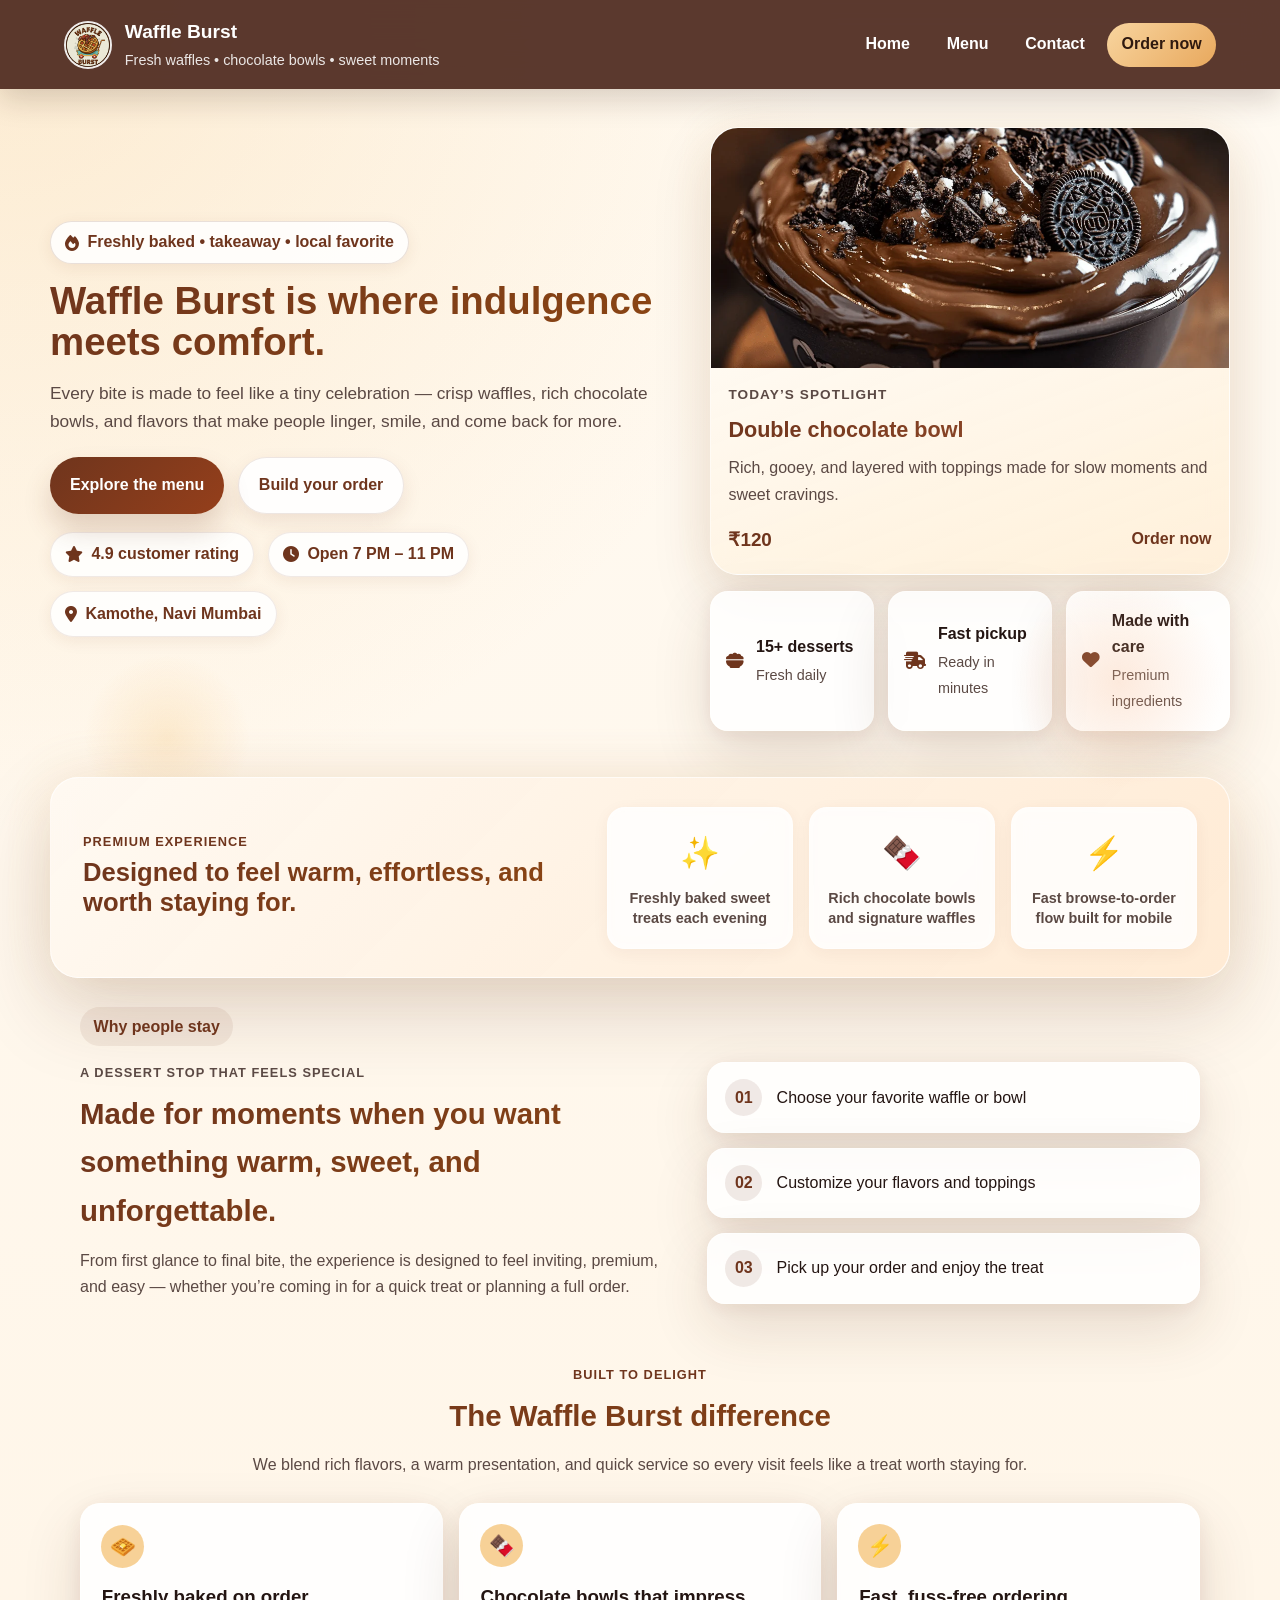
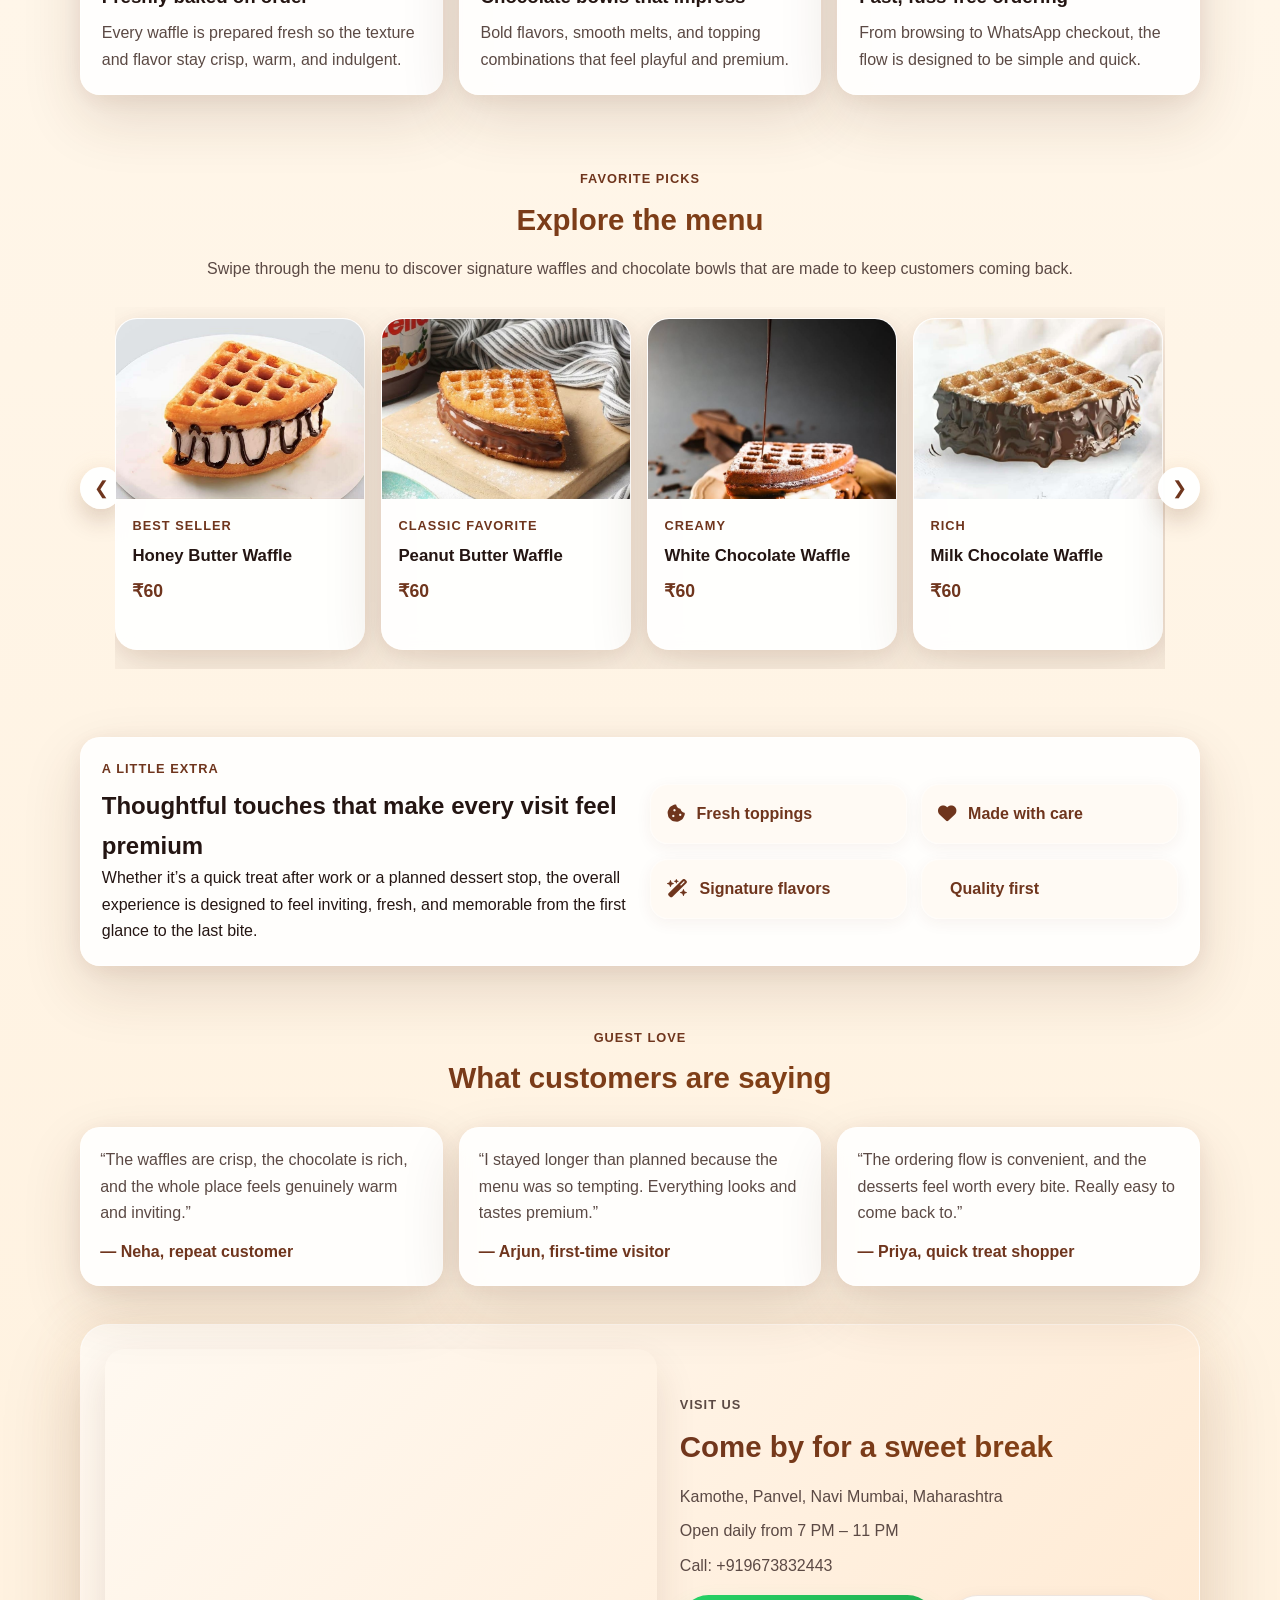
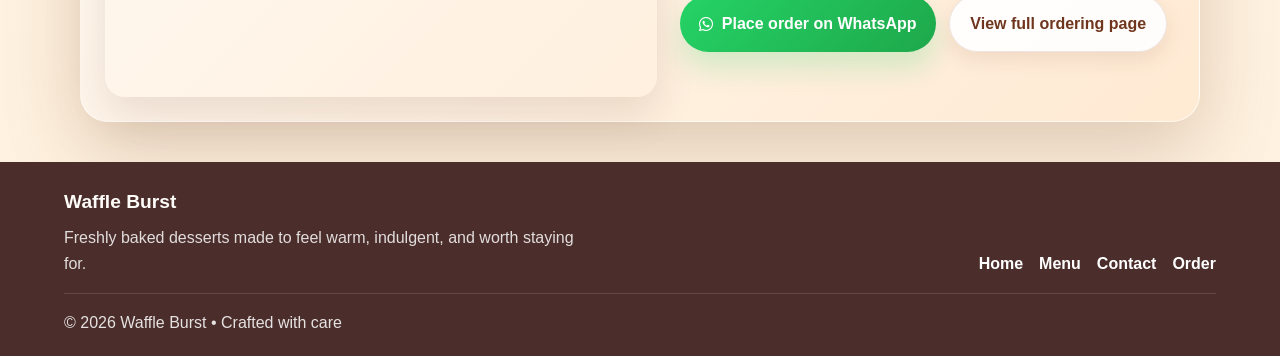
<file: index.html>
<!DOCTYPE html>
<html lang="en">

<head>
    <meta charset="UTF-8">
    <meta name="viewport" content="width=device-width, initial-scale=1.0">
    <title>Waffle Burst | Fresh Waffles & Chocolate Bowls</title>
    <link rel="stylesheet" href="https://cdnjs.cloudflare.com/ajax/libs/font-awesome/6.5.0/css/all.min.css">
    <link rel="stylesheet" href="css/style.css">
</head>

<body>
    <div class="loader">
        <div class="loader-content">
            <img src="assets/images/logo/logo-circle.jpeg" alt="Waffle Burst" class="loader-logo">
            <p class="loader-text">WAFFLE BURST</p>
        </div>
    </div>
    <div id="header-placeholder"></div>

    <section class="hero">
        <div class="hero-copy reveal">
            <p class="hero-badge"><i class="fa-solid fa-fire"></i> Freshly baked • takeaway • local favorite</p>
            <h1>Waffle Burst is where indulgence meets comfort.</h1>
            <p class="hero-description">
                Every bite is made to feel like a tiny celebration — crisp waffles, rich chocolate bowls,
                and flavors that make people linger, smile, and come back for more.
            </p>
            <div class="hero-actions">
                <a href="#menu" class="primary-btn">Explore the menu</a>
                <a href="order.html" class="secondary-btn">Build your order</a>
            </div>
            <div class="hero-meta">
                <span><i class="fa-solid fa-star"></i> 4.9 customer rating</span>
                <span><i class="fa-solid fa-clock"></i> Open 7 PM – 11 PM</span>
                <span><i class="fa-solid fa-location-dot"></i> Kamothe, Navi Mumbai</span>
            </div>
        </div>

        <div class="hero-showcase reveal">
            <div class="showcase-card spotlight-card">
                <img src="assets/images/product/13.webp" alt="Chocolate bowl special">
                <div class="showcase-copy">
                    <p class="eyebrow">Today’s spotlight</p>
                    <h2>Double chocolate bowl</h2>
                    <p>Rich, gooey, and layered with toppings made for slow moments and sweet cravings.</p>
                    <div class="showcase-footer">
                        <span>₹120</span>
                        <a href="order.html">Order now</a>
                    </div>
                </div>
            </div>

            <div class="showcase-grid">
                <div class="mini-card">
                    <i class="fa-solid fa-bowl-food"></i>
                    <div>
                        <p>15+ desserts</p>
                        <span>Fresh daily</span>
                    </div>
                </div>
                <div class="mini-card">
                    <i class="fa-solid fa-truck-fast"></i>
                    <div>
                        <p>Fast pickup</p>
                        <span>Ready in minutes</span>
                    </div>
                </div>
                <div class="mini-card">
                    <i class="fa-solid fa-heart"></i>
                    <div>
                        <p>Made with care</p>
                        <span>Premium ingredients</span>
                    </div>
                </div>
            </div>
        </div>
    </section>

    <section class="premium-strip reveal">
        <div class="premium-strip__copy">
            <p class="section-label">Premium experience</p>
            <h2>Designed to feel warm, effortless, and worth staying for.</h2>
        </div>
        <div class="premium-strip__grid">
            <div>
                <span>✨</span>
                <p>Freshly baked sweet treats each evening</p>
            </div>
            <div>
                <span>🍫</span>
                <p>Rich chocolate bowls and signature waffles</p>
            </div>
            <div>
                <span>⚡</span>
                <p>Fast browse-to-order flow built for mobile</p>
            </div>
        </div>
    </section>

    <div class="mobile-action-strip reveal">
        <p>Tap to jump straight into your next treat.</p>
        <div class="mobile-action-links">
            <a href="#menu" class="primary-btn">Browse menu</a>
            <a href="order.html" class="secondary-btn">Start order</a>
        </div>
    </div>

    <section class="section intro-strip">
        <div class="intro-badge reveal">Why people stay</div>
        <div class="intro-grid">
            <div class="intro-copy reveal">
                <p class="section-label">A dessert stop that feels special</p>
                <h2>Made for moments when you want something warm, sweet, and unforgettable.</h2>
                <p>
                    From first glance to final bite, the experience is designed to feel inviting, premium,
                    and easy — whether you’re coming in for a quick treat or planning a full order.
                </p>
            </div>
            <div class="intro-steps reveal">
                <div>
                    <span>01</span>
                    <p>Choose your favorite waffle or bowl</p>
                </div>
                <div>
                    <span>02</span>
                    <p>Customize your flavors and toppings</p>
                </div>
                <div>
                    <span>03</span>
                    <p>Pick up your order and enjoy the treat</p>
                </div>
            </div>
        </div>
    </section>

    <section class="section" id="features">
        <div class="section-heading reveal">
            <p class="section-label">Built to delight</p>
            <h2>The Waffle Burst difference</h2>
            <p class="section-copy">
                We blend rich flavors, a warm presentation, and quick service so every visit feels like a treat worth staying for.
            </p>
        </div>
        <div class="feature-grid">
            <article class="feature-card reveal">
                <span class="feature-icon">🧇</span>
                <h3>Freshly baked on order</h3>
                <p>Every waffle is prepared fresh so the texture and flavor stay crisp, warm, and indulgent.</p>
            </article>
            <article class="feature-card reveal">
                <span class="feature-icon">🍫</span>
                <h3>Chocolate bowls that impress</h3>
                <p>Bold flavors, smooth melts, and topping combinations that feel playful and premium.</p>
            </article>
            <article class="feature-card reveal">
                <span class="feature-icon">⚡</span>
                <h3>Fast, fuss-free ordering</h3>
                <p>From browsing to WhatsApp checkout, the flow is designed to be simple and quick.</p>
            </article>
        </div>
    </section>

    <section class="section specials-section" id="menu">
        <div class="section-heading reveal">
            <p class="section-label">Favorite picks</p>
            <h2>Explore the menu</h2>
            <p class="section-copy">
                Swipe through the menu to discover signature waffles and chocolate bowls that are made to keep customers coming back.
            </p>
        </div>

        <div class="menu-slider-wrapper reveal">
            <button class="menu-nav-btn menu-prev-btn" type="button" aria-label="Scroll menu left">&#10094;</button>
            <div class="menu-items" id="menuSlider">
                <article class="menu-item">
                    <img src="assets/images/product/1.jpeg" alt="Honey Butter Waffle">
                    <div>
                        <p class="menu-tag">Best seller</p>
                        <h3>Honey Butter Waffle</h3>
                        <p class="menu-price">₹60</p>
                    </div>
                </article>
                <article class="menu-item">
                    <img src="assets/images/product/4.jpeg" alt="Peanut Butter Waffle">
                    <div>
                        <p class="menu-tag">Classic favorite</p>
                        <h3>Peanut Butter Waffle</h3>
                        <p class="menu-price">₹60</p>
                    </div>
                </article>
                <article class="menu-item">
                    <img src="assets/images/product/5.jpeg" alt="White Chocolate Waffle">
                    <div>
                        <p class="menu-tag">Creamy</p>
                        <h3>White Chocolate Waffle</h3>
                        <p class="menu-price">₹60</p>
                    </div>
                </article>
                <article class="menu-item">
                    <img src="assets/images/product/6.jpeg" alt="Milk Chocolate Waffle">
                    <div>
                        <p class="menu-tag">Rich</p>
                        <h3>Milk Chocolate Waffle</h3>
                        <p class="menu-price">₹60</p>
                    </div>
                </article>
                <article class="menu-item">
                    <img src="assets/images/product/7.jpeg" alt="Almond Chocolate Waffle">
                    <div>
                        <p class="menu-tag">Premium</p>
                        <h3>Almond Chocolate Waffle</h3>
                        <p class="menu-price">₹110</p>
                    </div>
                </article>
                <article class="menu-item">
                    <img src="assets/images/product/8.jpeg" alt="Dark Chocolate Waffle">
                    <div>
                        <p class="menu-tag">Bold</p>
                        <h3>Dark Chocolate Waffle</h3>
                        <p class="menu-price">₹120</p>
                    </div>
                </article>
                <article class="menu-item">
                    <img src="assets/images/product/9.jpeg" alt="Dark & White Chocolate Waffle">
                    <div>
                        <p class="menu-tag">Double treat</p>
                        <h3>Dark & White Chocolate Waffle</h3>
                        <p class="menu-price">₹130</p>
                    </div>
                </article>
                <article class="menu-item">
                    <img src="assets/images/product/2.jpeg" alt="Triple Chocolate Waffle">
                    <div>
                        <p class="menu-tag">Indulgent</p>
                        <h3>Triple Chocolate Waffle</h3>
                        <p class="menu-price">₹150</p>
                    </div>
                </article>
                <article class="menu-item">
                    <img src="assets/images/product/13.webp" alt="Dark Fantasy Bowl">
                    <div>
                        <p class="menu-tag">Limited favorite</p>
                        <h3>Dark Fantasy Bowl</h3>
                        <p class="menu-price">₹99</p>
                    </div>
                </article>
                <article class="menu-item">
                    <img src="assets/images/product/10.jpg" alt="Classic Chocolate Bowl">
                    <div>
                        <p class="menu-tag">Classic</p>
                        <h3>Classic Chocolate Bowl</h3>
                        <p class="menu-price">₹99</p>
                    </div>
                </article>
                <article class="menu-item">
                    <img src="assets/images/product/12.jpg" alt="Double Chocolate Bowl">
                    <div>
                        <p class="menu-tag">Extra rich</p>
                        <h3>Double Chocolate Bowl</h3>
                        <p class="menu-price">₹120</p>
                    </div>
                </article>
                <article class="menu-item">
                    <img src="assets/images/product/11.jpg" alt="Kitkat Bowl">
                    <div>
                        <p class="menu-tag">Crunchy</p>
                        <h3>Kitkat Bowl</h3>
                        <p class="menu-price">₹120</p>
                    </div>
                </article>
            </div>
            <button class="menu-nav-btn menu-next-btn" type="button" aria-label="Scroll menu right">&#10095;</button>
        </div>
    </section>

    <section class="section loyalty-section">
        <div class="loyalty-panel reveal">
            <div>
                <p class="section-label">A little extra</p>
                <h2>Thoughtful touches that make every visit feel premium</h2>
                <p>
                    Whether it’s a quick treat after work or a planned dessert stop, the overall experience is designed
                    to feel inviting, fresh, and memorable from the first glance to the last bite.
                </p>
            </div>
            <div class="loyalty-badges">
                <div><i class="fa-solid fa-cookie-bite"></i><span>Fresh toppings</span></div>
                <div><i class="fa-solid fa-heart"></i><span>Made with care</span></div>
                <div><i class="fa-solid fa-wand-magic-sparkles"></i><span>Signature flavors</span></div>
                <div><i class="fa-solid fa-badge-check"></i><span>Quality first</span></div>
            </div>
        </div>
    </section>

    <section class="section testimonial-section">
        <div class="section-heading reveal">
            <p class="section-label">Guest love</p>
            <h2>What customers are saying</h2>
        </div>
        <div class="testimonial-grid">
            <article class="testimonial-card reveal">
                <p>“The waffles are crisp, the chocolate is rich, and the whole place feels genuinely warm and inviting.”</p>
                <strong>— Neha, repeat customer</strong>
            </article>
            <article class="testimonial-card reveal">
                <p>“I stayed longer than planned because the menu was so tempting. Everything looks and tastes premium.”</p>
                <strong>— Arjun, first-time visitor</strong>
            </article>
            <article class="testimonial-card reveal">
                <p>“The ordering flow is convenient, and the desserts feel worth every bite. Really easy to come back to.”</p>
                <strong>— Priya, quick treat shopper</strong>
            </article>
        </div>
    </section>

    <section class="section contact-section" id="contact">
        <div class="contact-wrapper">
            <div class="map-container reveal">
                <iframe
                    src="https://www.google.com/maps/embed?pb=!1m18!1m12!1m3!1d120703.31791237797!2d73.0930578!3d19.0206609!2m3!1f0!2f0!3f0!3m2!1i1024!2i768!4f13.1!3m3!1m2!1s0x3be7e9ada5670105%3A0xb6be27c3fa87b53!2sWaffle%20burst!5e0!3m2!1sen!2sin!4v1769348618254!5m2!1sen!2sin"
                    allowfullscreen=""
                    loading="lazy"
                    referrerpolicy="no-referrer-when-downgrade"
                    title="Waffle Burst location map">
                </iframe>
            </div>

            <div class="contact-info reveal">
                <p class="section-label">Visit us</p>
                <h2>Come by for a sweet break</h2>
                <p>Kamothe, Panvel, Navi Mumbai, Maharashtra</p>
                <p>Open daily from 7 PM – 11 PM</p>
                <p>Call: +919673832443</p>

                <div class="contact-actions">
                    <a href="https://wa.me/+919673832443?text=Hi%20I%20want%20to%20order%20waffles!" target="_blank" class="whatsapp-btn">
                        <i class="fa-brands fa-whatsapp"></i> Place order on WhatsApp
                    </a>
                    <a href="order.html" class="secondary-btn">View full ordering page</a>
                </div>
            </div>
        </div>
    </section>

    <div id="footer-placeholder"></div>
    <script src="js/script.js"></script>
</body>

</html>
</file>
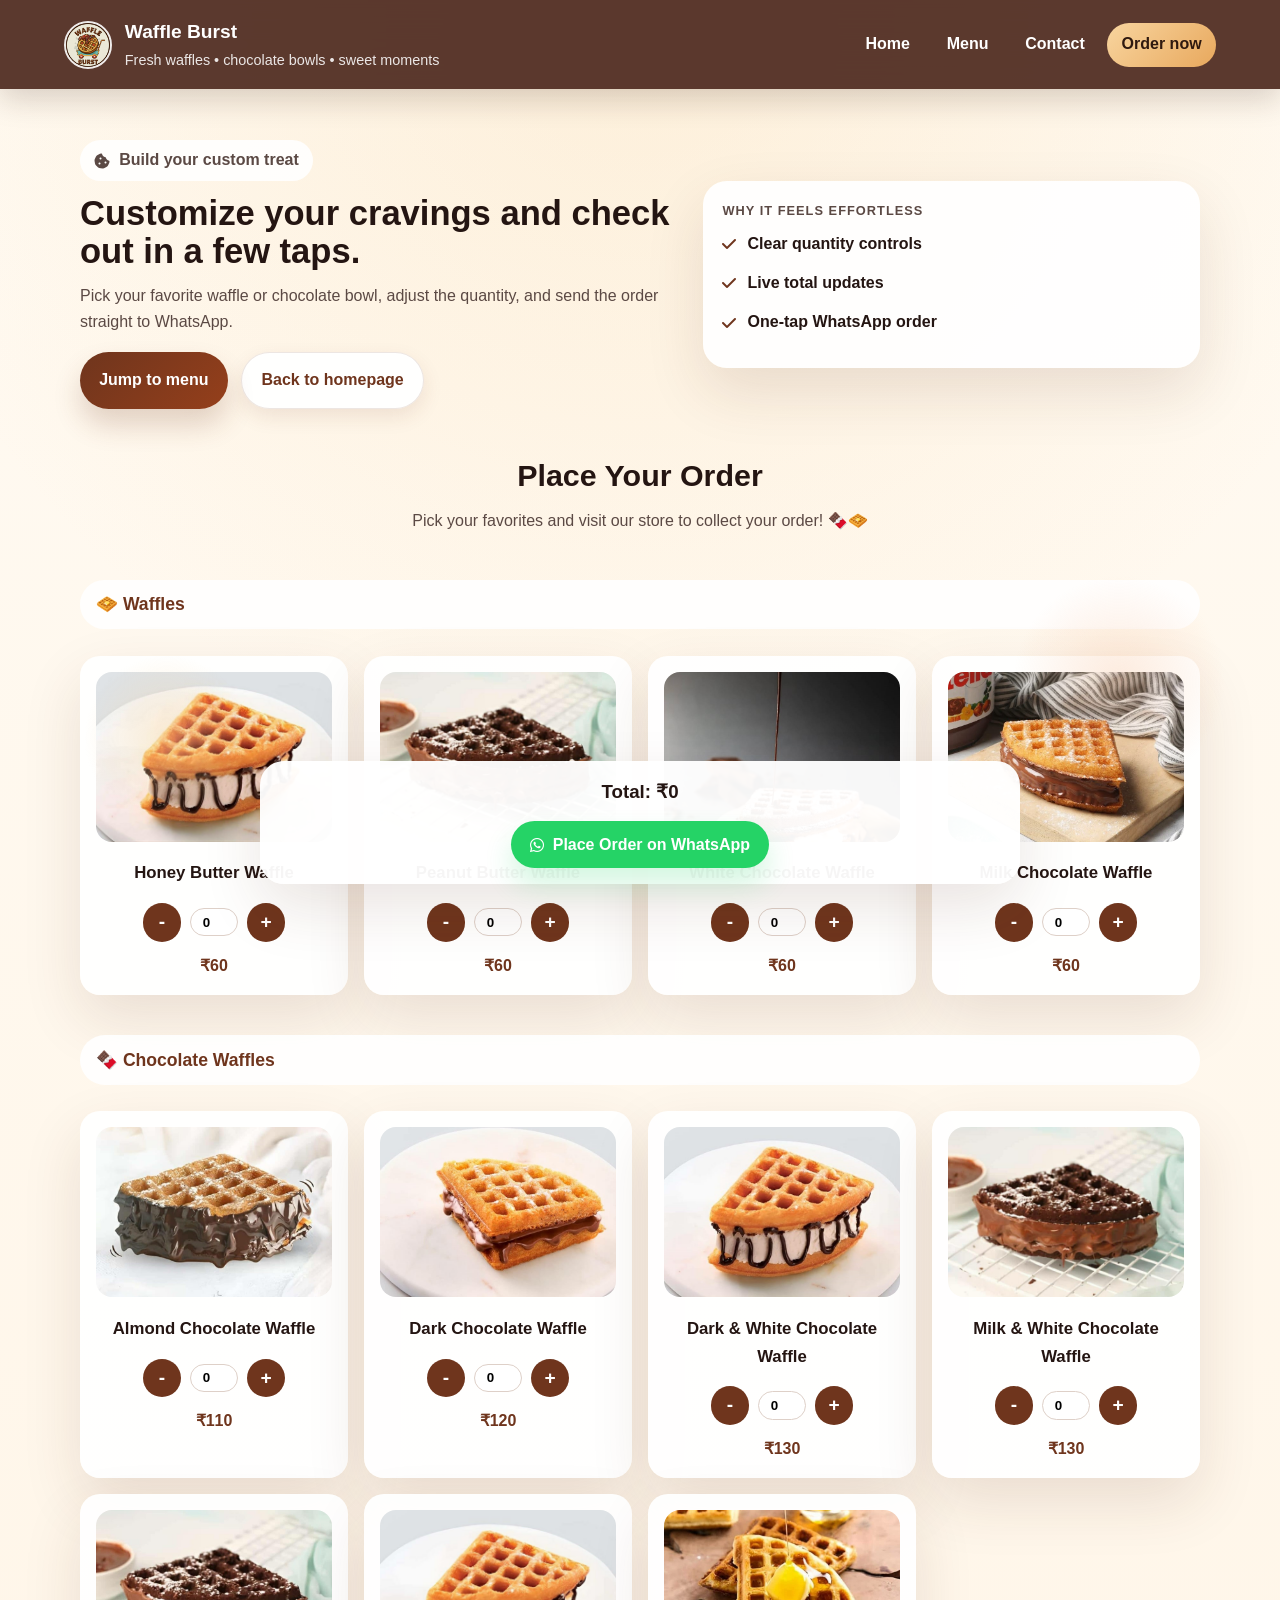
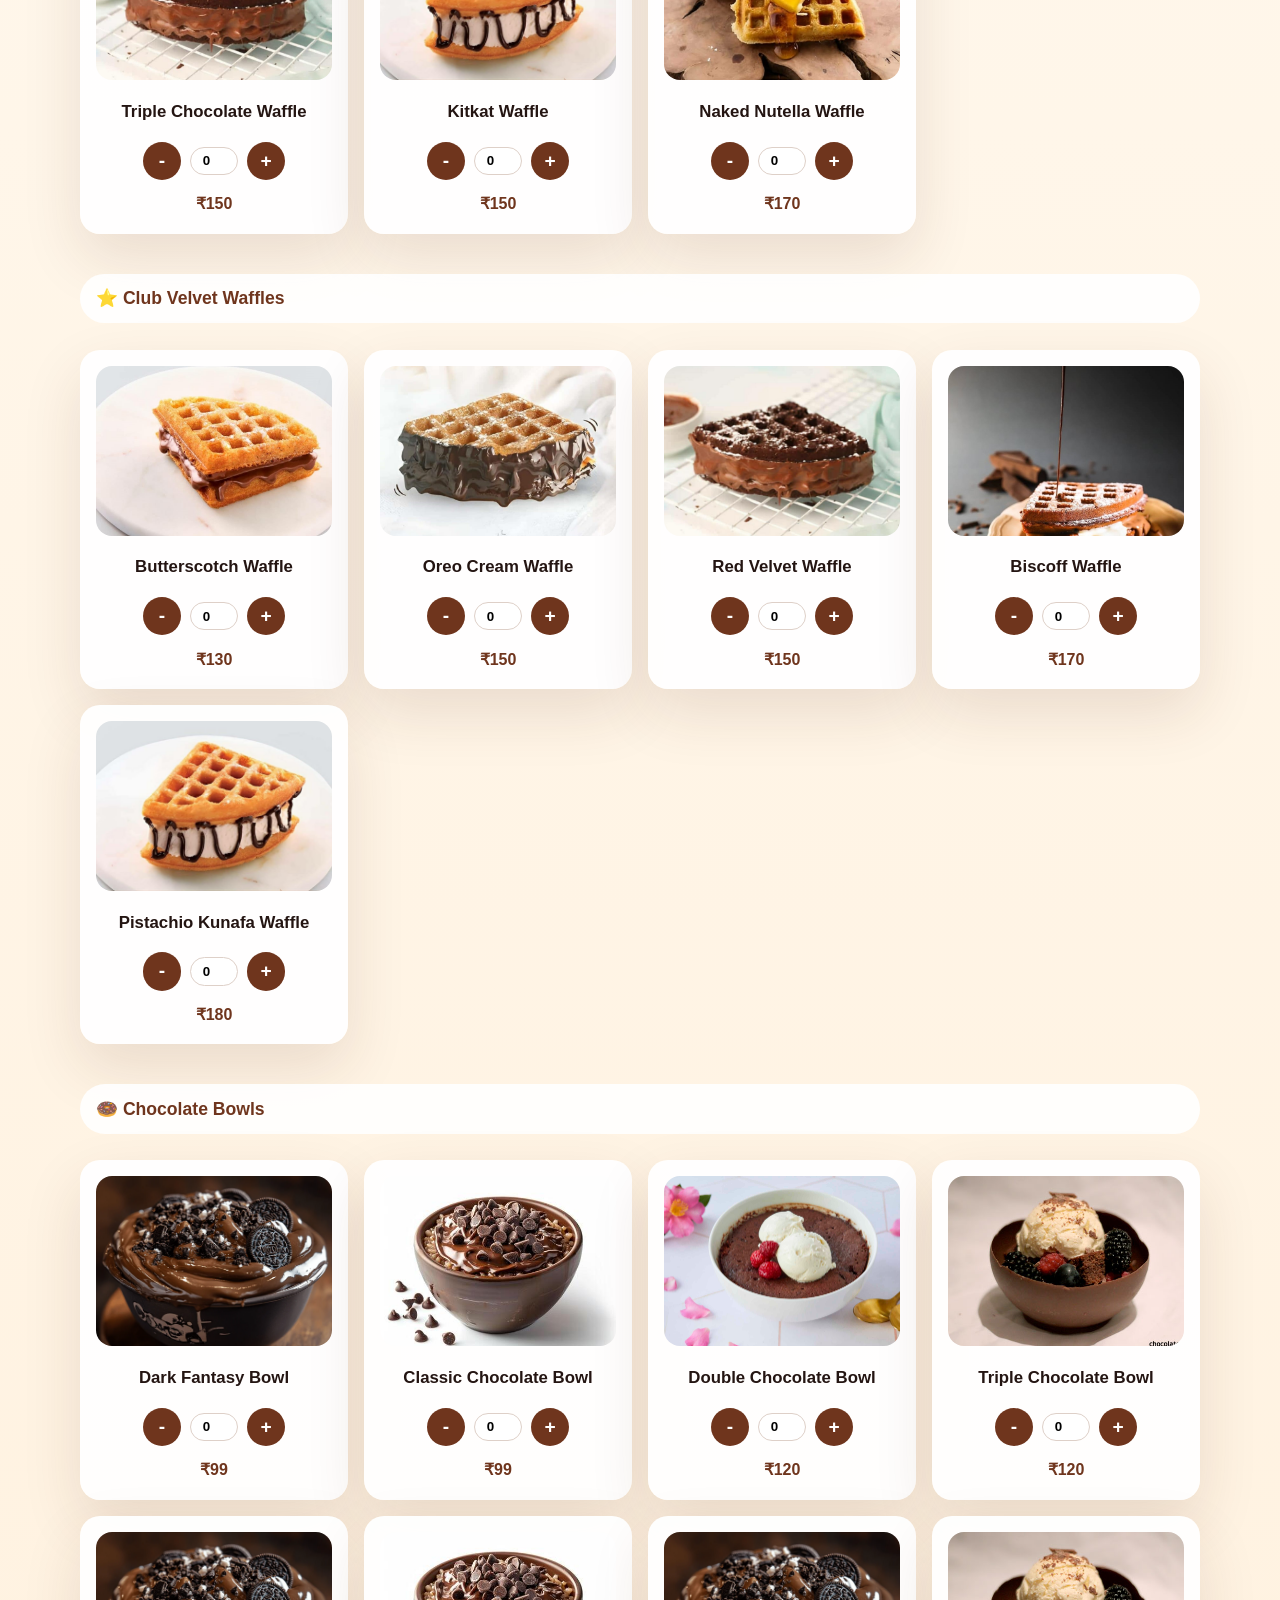
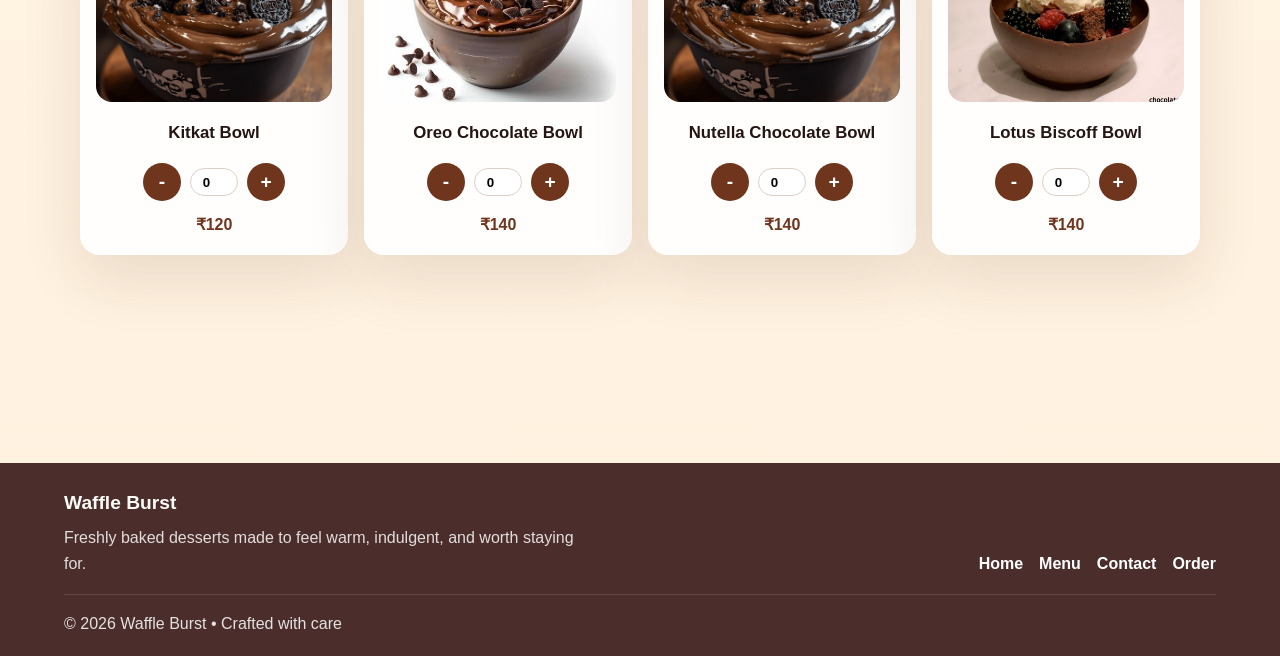
<file: order.html>
<!DOCTYPE html>
<html lang="en">

<head>
    <meta charset="UTF-8">
    <meta name="viewport" content="width=device-width, initial-scale=1.0">
    <title>Waffle Burst | Place Order</title>
    <link rel="stylesheet" href="css/style.css">
    <link rel="stylesheet" href="css/order.css">
    <link rel="stylesheet" href="https://cdnjs.cloudflare.com/ajax/libs/font-awesome/6.5.0/css/all.min.css">
</head>

<body>
    <div id="header-placeholder"></div>

    <section class="order-hero">
        <div class="order-hero-copy">
            <p class="order-badge"><i class="fa-solid fa-cookie-bite"></i> Build your custom treat</p>
            <h1>Customize your cravings and check out in a few taps.</h1>
            <p>
                Pick your favorite waffle or chocolate bowl, adjust the quantity, and send the order straight to WhatsApp.
            </p>
            <div class="order-hero-actions">
                <a href="#order-menu" class="primary-btn">Jump to menu</a>
                <a href="index.html" class="secondary-btn">Back to homepage</a>
            </div>
        </div>

        <div class="order-hero-card">
            <p class="order-card-label">Why it feels effortless</p>
            <ul>
                <li><i class="fa-solid fa-check"></i> Clear quantity controls</li>
                <li><i class="fa-solid fa-check"></i> Live total updates</li>
                <li><i class="fa-solid fa-check"></i> One-tap WhatsApp order</li>
            </ul>
        </div>
    </section>

    <section class="section order-section" id="order-menu">
        <h2>Place Your Order</h2>
        <p>Pick your favorites and visit our store to collect your order! 🍫🧇</p>
        <div class="menu-order">
            <h3 class="menu-category">🧇 Waffles</h3>

            <div class="menu-item-order" data-name="Honey Butter Waffle" data-price="60">
                <img src="assets/images/product/1.jpeg" alt="Honey Butter Waffle">
                <h4>Honey Butter Waffle</h4>
                <div class="quantity-selector">
                    <button class="minus">-</button>
                    <input type="number" value="0" min="0" readonly>
                    <button class="plus">+</button>
                </div>
                <p class="price">₹60</p>
            </div>

            <div class="menu-item-order" data-name="Peanut Butter Waffle" data-price="60">
                <img src="assets/images/product/2.jpeg" alt="Peanut Butter Waffle">
                <h4>Peanut Butter Waffle</h4>
                <div class="quantity-selector">
                    <button class="minus">-</button>
                    <input type="number" value="0" min="0" readonly>
                    <button class="plus">+</button>
                </div>
                <p class="price">₹60</p>
            </div>

            <div class="menu-item-order" data-name="White Chocolate Waffle" data-price="60">
                <img src="assets/images/product/5.jpeg" alt="White Chocolate Waffle">
                <h4>White Chocolate Waffle</h4>
                <div class="quantity-selector">
                    <button class="minus">-</button>
                    <input type="number" value="0" min="0" readonly>
                    <button class="plus">+</button>
                </div>
                <p class="price">₹60</p>
            </div>

            <div class="menu-item-order" data-name="Milk Chocolate Waffle" data-price="60">
                <img src="assets/images/product/4.jpeg" alt="Milk Chocolate Waffle">
                <h4>Milk Chocolate Waffle</h4>
                <div class="quantity-selector">
                    <button class="minus">-</button>
                    <input type="number" value="0" min="0" readonly>
                    <button class="plus">+</button>
                </div>
                <p class="price">₹60</p>
            </div>

            <h3 class="menu-category">🍫 Chocolate Waffles</h3>


            <div class="menu-item-order" data-name="Almond Chocolate Waffle" data-price="110">
                <img src="assets/images/product/6.jpeg" alt="Almond Chocolate Waffle">
                <h4>Almond Chocolate Waffle</h4>
                <div class="quantity-selector">
                    <button class="minus">-</button>
                    <input type="number" value="0" min="0" readonly>
                    <button class="plus">+</button>
                </div>
                <p class="price">₹110</p>
            </div>

            <div class="menu-item-order" data-name="Dark Chocolate Waffle" data-price="120">
                <img src="assets/images/product/3.jpeg" alt="Dark Chocolate Waffle">
                <h4>Dark Chocolate Waffle</h4>
                <div class="quantity-selector">
                    <button class="minus">-</button>
                    <input type="number" value="0" min="0" readonly>
                    <button class="plus">+</button>
                </div>
                <p class="price">₹120</p>
            </div>

            <div class="menu-item-order" data-name="Dark & White Chocolate Waffle" data-price="130">
                <img src="assets/images/product/7.jpeg" alt="Dark & White Chocolate Waffle">
                <h4>Dark & White Chocolate Waffle</h4>
                <div class="quantity-selector">
                    <button class="minus">-</button>
                    <input type="number" value="0" min="0" readonly>
                    <button class="plus">+</button>
                </div>
                <p class="price">₹130</p>
            </div>

            <div class="menu-item-order" data-name="Milk & White Chocolate Waffle" data-price="130">
                <img src="assets/images/product/2.jpeg" alt="Milk & White Chocolate Waffle">
                <h4>Milk & White Chocolate Waffle</h4>
                <div class="quantity-selector">
                    <button class="minus">-</button>
                    <input type="number" value="0" min="0" readonly>
                    <button class="plus">+</button>
                </div>
                <p class="price">₹130</p>
            </div>

            <div class="menu-item-order" data-name="Triple Chocolate Waffle" data-price="150">
                <img src="assets/images/product/8.jpeg" alt="Triple Chocolate Waffle">
                <h4>Triple Chocolate Waffle</h4>
                <div class="quantity-selector">
                    <button class="minus">-</button>
                    <input type="number" value="0" min="0" readonly>
                    <button class="plus">+</button>
                </div>
                <p class="price">₹150</p>
            </div>

            <div class="menu-item-order" data-name="Kitkat Waffle" data-price="150">
                <img src="assets/images/product/1.jpeg" alt="Kitkat Waffle">
                <h4>Kitkat Waffle</h4>
                <div class="quantity-selector">
                    <button class="minus">-</button>
                    <input type="number" value="0" min="0" readonly>
                    <button class="plus">+</button>
                </div>
                <p class="price">₹150</p>
            </div>

            <div class="menu-item-order" data-name="Naked Nutella Waffle" data-price="170">
                <img src="assets/images/product/9.jpeg" alt="Naked Nutella Waffle">
                <h4>Naked Nutella Waffle</h4>
                <div class="quantity-selector">
                    <button class="minus">-</button>
                    <input type="number" value="0" min="0" readonly>
                    <button class="plus">+</button>
                </div>
                <p class="price">₹170</p>
            </div>


            <h3 class="menu-category">⭐ Club Velvet Waffles</h3>


            <div class="menu-item-order" data-name="Butterscotch Waffle" data-price="130">
                <img src="assets/images/product/3.jpeg" alt="Butterscotch Waffle">
                <h4>Butterscotch Waffle</h4>
                <div class="quantity-selector">
                    <button class="minus">-</button>
                    <input type="number" value="0" min="0" readonly>
                    <button class="plus">+</button>
                </div>
                <p class="price">₹130</p>
            </div>

            <div class="menu-item-order" data-name="Oreo Cream Waffle" data-price="150">
                <img src="assets/images/product/6.jpeg" alt="Oreo Cream Waffle">
                <h4>Oreo Cream Waffle</h4>
                <div class="quantity-selector">
                    <button class="minus">-</button>
                    <input type="number" value="0" min="0" readonly>
                    <button class="plus">+</button>
                </div>
                <p class="price">₹150</p>
            </div>

            <div class="menu-item-order" data-name="Red Velvet Waffle" data-price="150">
                <img src="assets/images/product/2.jpeg" alt="Red Velvet Waffle">
                <h4>Red Velvet Waffle</h4>
                <div class="quantity-selector">
                    <button class="minus">-</button>
                    <input type="number" value="0" min="0" readonly>
                    <button class="plus">+</button>
                </div>
                <p class="price">₹150</p>
            </div>

            <div class="menu-item-order" data-name="Biscoff Waffle" data-price="170">
                <img src="assets/images/product/5.jpeg" alt="Biscoff Waffle">
                <h4>Biscoff Waffle</h4>
                <div class="quantity-selector">
                    <button class="minus">-</button>
                    <input type="number" value="0" min="0" readonly>
                    <button class="plus">+</button>
                </div>
                <p class="price">₹170</p>
            </div>

            <div class="menu-item-order" data-name="Pistachio Kunafa Waffle" data-price="180">
                <img src="assets/images/product/1.jpeg" alt="Pistachio Kunafa Waffle">
                <h4>Pistachio Kunafa Waffle</h4>
                <div class="quantity-selector">
                    <button class="minus">-</button>
                    <input type="number" value="0" min="0" readonly>
                    <button class="plus">+</button>
                </div>
                <p class="price">₹180</p>
            </div>

            <h3 class="menu-category">🍩 Chocolate Bowls</h3>

            <div class="menu-item-order" data-name="Dark Fantasy Bowl" data-price="99">
                <img src="assets/images/product/13.webp" alt="Dark Fantasy Bowl">
                <h4>Dark Fantasy Bowl</h4>
                <div class="quantity-selector">
                    <button class="minus">-</button>
                    <input type="number" value="0" min="0" readonly>
                    <button class="plus">+</button>
                </div>
                <p class="price">₹99</p>
            </div>

            <div class="menu-item-order" data-name="Classic Chocolate Bowl" data-price="99">
                <img src="assets/images/product/12.jpg" alt="Classic Chocolate Bowl">
                <h4>Classic Chocolate Bowl</h4>
                <div class="quantity-selector">
                    <button class="minus">-</button>
                    <input type="number" value="0" min="0" readonly>
                    <button class="plus">+</button>
                </div>
                <p class="price">₹99</p>
            </div>

            <div class="menu-item-order" data-name="Double Chocolate Bowl" data-price="120">
                <img src="assets/images/product/11.jpg" alt="Double Chocolate Bowl">
                <h4>Double Chocolate Bowl</h4>
                <div class="quantity-selector">
                    <button class="minus">-</button>
                    <input type="number" value="0" min="0" readonly>
                    <button class="plus">+</button>
                </div>
                <p class="price">₹120</p>
            </div>

            <div class="menu-item-order" data-name="Triple Chocolate Bowl" data-price="120">
                <img src="assets/images/product/10.jpg" alt="Triple Chocolate Bowl">
                <h4>Triple Chocolate Bowl</h4>
                <div class="quantity-selector">
                    <button class="minus">-</button>
                    <input type="number" value="0" min="0" readonly>
                    <button class="plus">+</button>
                </div>
                <p class="price">₹120</p>
            </div>

            <div class="menu-item-order" data-name="Kitkat Bowl" data-price="120">
                <img src="assets/images/product/13.webp" alt="Kitkat Bowl">
                <h4>Kitkat Bowl</h4>
                <div class="quantity-selector">
                    <button class="minus">-</button>
                    <input type="number" value="0" min="0" readonly>
                    <button class="plus">+</button>
                </div>
                <p class="price">₹120</p>
            </div>

            <div class="menu-item-order" data-name="Oreo Chocolate Bowl" data-price="140">
                <img src="assets/images/product/12.jpg" alt="Oreo Chocolate Bowl">
                <h4>Oreo Chocolate Bowl</h4>
                <div class="quantity-selector">
                    <button class="minus">-</button>
                    <input type="number" value="0" min="0" readonly>
                    <button class="plus">+</button>
                </div>
                <p class="price">₹140</p>
            </div>

            <div class="menu-item-order" data-name="Nutella Chocolate Bowl" data-price="140">
                <img src="assets/images/product/13.webp" alt="Nutella Chocolate Bowl">
                <h4>Nutella Chocolate Bowl</h4>
                <div class="quantity-selector">
                    <button class="minus">-</button>
                    <input type="number" value="0" min="0" readonly>
                    <button class="plus">+</button>
                </div>
                <p class="price">₹140</p>
            </div>

            <div class="menu-item-order" data-name="Lotus Biscoff Bowl" data-price="140">
                <img src="assets/images/product/10.jpg" alt="Lotus Biscoff Bowl">
                <h4>Lotus Biscoff Bowl</h4>
                <div class="quantity-selector">
                    <button class="minus">-</button>
                    <input type="number" value="0" min="0" readonly>
                    <button class="plus">+</button>
                </div>
                <p class="price">₹140</p>
            </div>

        </div>


        <div class="order-summary">
            <h3>Total: ₹<span id="total">0</span></h3>
            <button id="orderBtn" class="whatsapp-btn" style="display:inline-flex; background:#25D366; color:#fff;">
                <i class="fa-brands fa-whatsapp"></i> Place Order on WhatsApp
            </button>

        </div>

    </section>

    <div id="footer-placeholder"></div>
    <script src="js/script.js"></script>
    <script src="js/order.js"></script>
</body>

</html>
</file>
<file: css/style.css>
:root {
    --bg: #fff8ef;
    --bg-2: #ffe9d2;
    --card: rgba(255, 255, 255, 0.94);
    --text: #241512;
    --muted: #5b4944;
    --accent: #6f351d;
    --accent-soft: #f7cf92;
    --shadow: 0 24px 60px rgba(80, 40, 22, 0.14);
    --shadow-lg: 0 32px 80px rgba(80, 40, 22, 0.18);
    --shadow-xl: 0 40px 100px rgba(80, 40, 22, 0.22);
    --shadow-glow: 0 0 40px rgba(247, 207, 146, 0.3);
    --radius: 28px;
    --radius-sm: 20px;
}

* {
    box-sizing: border-box;
    margin: 0;
    padding: 0;
}

/* Loading Screen */
.loader {
    position: fixed;
    top: 0;
    left: 0;
    width: 100%;
    height: 100%;
    background: linear-gradient(135deg, #fff8ef 0%, #ffe9d2 100%);
    display: flex;
    justify-content: center;
    align-items: center;
    z-index: 9999;
    transition: opacity 0.7s ease, visibility 0.7s ease;
}

.loader.hidden {
    opacity: 0;
    visibility: hidden;
}

.loader-content {
    text-align: center;
}

.loader-logo {
    width: 120px;
    height: 120px;
    border-radius: 50%;
    object-fit: cover;
    margin: 0 auto 1.5rem;
    border: 3px solid rgba(111,53,29,0.2);
    animation: pulse 1.5s ease-in-out infinite;
}

@keyframes pulse {
    0%, 100% {
        transform: scale(1);
        box-shadow: 0 0 0 0 rgba(111,53,29,0.4);
    }
    50% {
        transform: scale(1.05);
        box-shadow: 0 0 20px 10px rgba(111,53,29,0.2);
    }
}

.loader-spinner {
    width: 60px;
    height: 60px;
    border: 4px solid rgba(111,53,29,0.1);
    border-top-color: var(--accent);
    border-radius: 50%;
    animation: spin 1s linear infinite;
    margin: 0 auto 1rem;
}

.loader-text {
    color: var(--accent);
    font-weight: 800;
    font-size: 1.6rem;
    letter-spacing: 0.1em;
}

@keyframes spin {
    to {
        transform: rotate(360deg);
    }
}

html {
    scroll-behavior: smooth;
}

body {
    font-family: 'Segoe UI', Tahoma, Geneva, Verdana, sans-serif;
    color: var(--text);
    background:
        radial-gradient(circle at top left, rgba(247, 207, 146, 0.35), transparent 22%),
        linear-gradient(180deg, #fffaf2 0%, #fff1de 100%);
    line-height: 1.65;
    -webkit-font-smoothing: antialiased;
    overscroll-behavior-y: contain;
    position: relative;
}

body::before,
body::after {
    content: '';
    position: fixed;
    inset: auto auto 8% 6%;
    width: 180px;
    height: 180px;
    border-radius: 999px;
    background: radial-gradient(circle, rgba(248, 213, 159, 0.4), transparent 65%);
    pointer-events: none;
    z-index: 0;
    animation: drift 10s ease-in-out infinite alternate;
}

body::after {
    inset: auto 4% 12% auto;
    width: 220px;
    height: 220px;
    background: radial-gradient(circle, rgba(247, 182, 138, 0.28), transparent 68%);
    animation-delay: 1.3s;
}

img {
    display: block;
    max-width: 100%;
}

a {
    text-decoration: none;
}

header {
    position: sticky;
    top: 0;
    z-index: 30;
    display: flex;
    justify-content: space-between;
    align-items: center;
    gap: 1rem;
    padding: 1rem 5vw;
    background: rgba(79, 42, 32, 0.93);
    backdrop-filter: blur(16px);
    box-shadow: 0 10px 30px rgba(45, 22, 11, 0.18);
    overflow: hidden;
}

header::after {
    content: '';
    position: absolute;
    left: 0;
    right: 0;
    bottom: 0;
    height: 3px;
    background: linear-gradient(90deg, #f8d59f, #ffb86b, #dd8c55);
    transform-origin: left;
    transform: scaleX(var(--scroll-progress, 0));
    transition: transform 0.12s ease-out;
}

.logo-area {
    display: flex;
    gap: 0.8rem;
    align-items: center;
    color: #fff;
}

.logo-area img {
    width: 48px;
    height: 48px;
    object-fit: cover;
    border-radius: 999px;
    border: 2px solid rgba(255,255,255,0.9);
}

.logo-area h1 {
    font-size: 1.2rem;
    margin-bottom: 0.1rem;
}

.logo-area p {
    font-size: 0.9rem;
    color: rgba(255,255,255,0.88);
}

nav {
    display: flex;
    flex-wrap: wrap;
    justify-content: center;
    align-items: center;
    gap: 0.5rem;
}

nav a {
    color: #fff;
    padding: 0.55rem 0.9rem;
    border-radius: 999px;
    font-weight: 700;
    transition: background 0.2s ease, transform 0.2s ease;
}

nav a:hover {
    background: rgba(255,255,255,0.12);
    transform: translateY(-1px);
}

.nav-cta {
    background: linear-gradient(135deg, #f8d59f, #e8a85d);
    color: #2f190f !important;
}

.hero {
    width: min(1180px, calc(100% - 2rem));
    margin: 0 auto;
    padding: 2.4rem 0 1.4rem;
    display: grid;
    grid-template-columns: 1.1fr 0.9fr;
    gap: 1.5rem;
    align-items: center;
    perspective: 1000px;
}

.hero-copy {
    padding: 1rem 0;
    transform-style: preserve-3d;
    animation: floatUp 1s ease-out;
}

.premium-strip {
    width: min(1180px, calc(100% - 2rem));
    margin: 1.5rem auto 0;
    padding: 1.8rem 2rem;
    border-radius: var(--radius);
    background: linear-gradient(135deg, rgba(255,249,242,0.95), rgba(255,233,210,0.92));
    box-shadow: var(--shadow-lg), 0 0 50px rgba(247, 207, 146, 0.2);
    border: 1px solid rgba(255,255,255,0.7);
    backdrop-filter: blur(12px);
    display: grid;
    grid-template-columns: 1fr 1.2fr;
    gap: 2rem;
    align-items: center;
}

.premium-strip__copy {
    padding-right: 1rem;
}

.premium-strip__copy h2 {
    font-size: clamp(1.6rem, 2vw, 1.9rem);
    line-height: 1.15;
    margin-bottom: 0.5rem;
    background: linear-gradient(135deg, var(--accent), #8b4513);
    -webkit-background-clip: text;
    background-clip: text;
    -webkit-text-fill-color: transparent;
}

.premium-strip__grid {
    display: grid;
    grid-template-columns: repeat(3, 1fr);
    gap: 1rem;
}

.premium-strip__grid div {
    background: rgba(255,255,255,0.85);
    border-radius: 18px;
    padding: 1.2rem 1rem;
    text-align: center;
    box-shadow: 0 4px 16px rgba(111,53,29,0.06);
    border: 1px solid rgba(255,255,255,0.5);
    transition: transform 0.3s ease, box-shadow 0.3s ease;
    backdrop-filter: blur(8px);
}

.premium-strip__grid div:hover {
    transform: translateY(-4px);
    box-shadow: 0 8px 25px rgba(111,53,29,0.12);
}

.premium-strip__grid span {
    font-size: 2rem;
    display: block;
    margin-bottom: 0.5rem;
}

.premium-strip__grid p {
    font-size: 0.9rem;
    color: var(--muted);
    font-weight: 700;
    margin: 0;
    line-height: 1.4;
}

.mobile-action-strip {
    width: min(1180px, calc(100% - 2rem));
    margin: -0.6rem auto 0;
    padding: 0.9rem 1rem;
    border-radius: 24px;
    background: rgba(255,255,255,0.92);
    box-shadow: 0 18px 40px rgba(80, 40, 22, 0.12);
    display: none;
    align-items: center;
    justify-content: space-between;
    gap: 1rem;
}

.mobile-action-strip p {
    color: var(--muted);
    font-weight: 700;
}

.mobile-action-links {
    display: flex;
    gap: 0.75rem;
    flex-wrap: wrap;
}

.hero-badge {
    display: inline-flex;
    align-items: center;
    gap: 0.5rem;
    padding: 0.45rem 0.9rem;
    border-radius: 999px;
    background: rgba(255,255,255,0.85);
    border: 1px solid rgba(111,53,29,0.15);
    color: var(--accent);
    font-weight: 800;
    margin-bottom: 1rem;
    box-shadow: 0 4px 16px rgba(111,53,29,0.08);
}

.hero-copy h1 {
    font-size: clamp(2.4rem, 3vw, 3rem);
    line-height: 1.08;
    margin-bottom: 1rem;
    background: linear-gradient(135deg, var(--accent) 0%, #8b4513 50%, var(--accent) 100%);
    background-size: 200% auto;
    -webkit-background-clip: text;
    background-clip: text;
    -webkit-text-fill-color: transparent;
    animation: shimmer 3s ease-in-out infinite;
}

.hero-description {
    font-size: 1.08rem;
    color: var(--muted);
    max-width: 670px;
    margin-bottom: 1.3rem;
}

.hero-actions {
    display: flex;
    flex-wrap: wrap;
    gap: 0.85rem;
    margin-bottom: 1.1rem;
}

.primary-btn,
.secondary-btn {
    display: inline-flex;
    align-items: center;
    justify-content: center;
    padding: 0.9rem 1.25rem;
    border-radius: 999px;
    font-weight: 800;
    transition: transform 0.2s ease, box-shadow 0.2s ease, background 0.2s ease;
}

.primary-btn {
    background: linear-gradient(135deg, #6f351d, #953f1b);
    color: #fff;
    box-shadow: 0 16px 28px rgba(111,53,29,0.2), 0 0 0 0 rgba(111,53,29,0.4);
    transition: transform 0.2s ease, box-shadow 0.2s ease, background 0.2s ease;
    position: relative;
    overflow: hidden;
}

.primary-btn::before {
    content: '';
    position: absolute;
    top: 0;
    left: -100%;
    width: 100%;
    height: 100%;
    background: linear-gradient(90deg, transparent, rgba(255,255,255,0.3), transparent);
    transition: left 0.5s ease;
}

.primary-btn:hover::before {
    left: 100%;
}

.secondary-btn {
    background: rgba(255,255,255,0.9);
    color: var(--accent);
    border: 1px solid rgba(111,53,29,0.12);
    box-shadow: 0 8px 20px rgba(111,53,29,0.1);
    transition: transform 0.2s ease, box-shadow 0.2s ease, background 0.2s ease, border-color 0.2s ease;
}

.primary-btn:hover,
.secondary-btn:hover,
.whatsapp-btn:hover {
    transform: translateY(-2px);
}

.primary-btn:hover {
    box-shadow: 0 20px 35px rgba(111,53,29,0.3), 0 0 20px rgba(111,53,29,0.2);
}

.secondary-btn:hover {
    box-shadow: 0 12px 28px rgba(111,53,29,0.15);
    border-color: rgba(111,53,29,0.25);
    background: rgba(255,255,255,0.98);
}

.hero-meta {
    display: flex;
    flex-wrap: wrap;
    gap: 0.85rem;
}

.hero-meta span {
    display: inline-flex;
    align-items: center;
    gap: 0.5rem;
    padding: 0.55rem 0.9rem;
    border-radius: 999px;
    background: rgba(255,255,255,0.85);
    color: var(--accent);
    font-weight: 700;
    box-shadow: 0 4px 16px rgba(111,53,29,0.08);
    border: 1px solid rgba(111,53,29,0.1);
}

.hero-showcase {
    display: grid;
    gap: 1rem;
    transform-style: preserve-3d;
    animation: floatUp 1s ease-out 0.2s backwards;
}

.spotlight-card {
    background: linear-gradient(160deg, rgba(255,255,255,0.95), rgba(255,238,214,0.85));
    border-radius: var(--radius);
    overflow: hidden;
    box-shadow: var(--shadow), 0 0 40px rgba(247, 207, 146, 0.15);
    backdrop-filter: blur(10px);
    border: 1px solid rgba(255,255,255,0.6);
    transition: transform 0.3s ease, box-shadow 0.3s ease;
}

.spotlight-card:hover {
    transform: translateY(-6px);
    box-shadow: var(--shadow), 0 0 50px rgba(247, 207, 146, 0.25);
}

.spotlight-card img {
    width: 100%;
    height: 240px;
    object-fit: cover;
}

.showcase-copy {
    padding: 1rem 1.1rem 1.2rem;
}

.eyebrow {
    font-size: 0.85rem;
    color: var(--accent);
    text-transform: uppercase;
    letter-spacing: 0.08em;
    font-weight: 800;
    margin-bottom: 0.35rem;
}

.showcase-copy h2 {
    font-size: 1.35rem;
    margin-bottom: 0.45rem;
    background: linear-gradient(135deg, var(--accent), #a0522d);
    -webkit-background-clip: text;
    background-clip: text;
    -webkit-text-fill-color: transparent;
}

.showcase-copy p {
    color: var(--muted);
}

.showcase-footer {
    display: flex;
    justify-content: space-between;
    align-items: center;
    margin-top: 1rem;
    gap: 1rem;
}

.showcase-footer span {
    font-size: 1.18rem;
    font-weight: 800;
    color: var(--accent);
}

.showcase-footer a {
    color: var(--accent);
    font-weight: 800;
}

.showcase-grid {
    display: grid;
    grid-template-columns: repeat(3, 1fr);
    gap: 0.85rem;
}

.mini-card {
    background: rgba(255,255,255,0.85);
    border-radius: 18px;
    padding: 0.95rem;
    box-shadow: var(--shadow), 0 4px 20px rgba(111,53,29,0.08);
    display: flex;
    gap: 0.75rem;
    align-items: center;
    backdrop-filter: blur(8px);
    border: 1px solid rgba(255,255,255,0.5);
    transition: transform 0.2s ease, box-shadow 0.2s ease;
}

.mini-card:hover {
    transform: translateY(-3px);
    box-shadow: var(--shadow), 0 8px 30px rgba(111,53,29,0.12);
}

.mini-card i {
    color: var(--accent);
    font-size: 1.1rem;
}

.mini-card p {
    font-weight: 800;
    margin-bottom: 0.1rem;
}

.mini-card span {
    font-size: 0.9rem;
    color: var(--muted);
}

.section {
    width: min(1120px, calc(100% - 2rem));
    margin: 0 auto;
    padding: 1.4rem 0 2.4rem;
}

.intro-strip {
    padding-top: 1.8rem;
}

.intro-badge {
    display: inline-flex;
    padding: 0.4rem 0.85rem;
    border-radius: 999px;
    background: rgba(111,53,29,0.08);
    color: var(--accent);
    font-weight: 800;
    margin-bottom: 1rem;
}

.intro-grid {
    display: grid;
    grid-template-columns: 1.1fr 0.9fr;
    gap: 1.5rem;
    align-items: start;
}

.section-label {
    color: var(--accent);
    font-weight: 800;
    text-transform: uppercase;
    letter-spacing: 0.08em;
    font-size: 0.8rem;
    margin-bottom: 0.4rem;
}

.section-heading {
    text-align: center;
    margin-bottom: 1.5rem;
}

.section-heading h2,
.intro-copy h2,
.contact-info h2 {
    font-size: clamp(1.8rem, 2.3vw, 2.2rem);
    margin-bottom: 0.75rem;
    background: linear-gradient(135deg, var(--accent) 0%, #8b4513 100%);
    -webkit-background-clip: text;
    background-clip: text;
    -webkit-text-fill-color: transparent;
}

.section-copy,
.intro-copy p,
.contact-info p,
.feature-card p,
.testimonial-card p {
    color: var(--muted);
}

.intro-steps {
    display: grid;
    gap: 0.9rem;
}

.intro-steps div {
    background: rgba(255,255,255,0.85);
    border-radius: 18px;
    padding: 1rem 1.1rem;
    box-shadow: var(--shadow), 0 4px 20px rgba(111,53,29,0.08);
    display: flex;
    gap: 0.9rem;
    align-items: center;
    backdrop-filter: blur(10px);
    border: 1px solid rgba(255,255,255,0.5);
    transition: transform 0.2s ease, box-shadow 0.2s ease;
}

.intro-steps div:hover {
    transform: translateX(5px);
    box-shadow: var(--shadow), 0 6px 25px rgba(111,53,29,0.12);
}

.intro-steps span {
    display: inline-flex;
    justify-content: center;
    align-items: center;
    width: 2.3rem;
    height: 2.3rem;
    border-radius: 999px;
    background: rgba(111,53,29,0.1);
    font-weight: 800;
    color: var(--accent);
}

.feature-grid {
    display: grid;
    grid-template-columns: repeat(3, 1fr);
    gap: 1rem;
}

.feature-card,
.testimonial-card,
.loyalty-panel {
    background: rgba(255,255,255,0.88);
    border-radius: var(--radius-sm);
    box-shadow: var(--shadow), 0 4px 25px rgba(111,53,29,0.08);
    backdrop-filter: blur(12px);
    border: 1px solid rgba(255,255,255,0.5);
    transition: transform 0.3s ease, box-shadow 0.3s ease;
}

.feature-card:hover,
.testimonial-card:hover {
    transform: translateY(-4px);
    box-shadow: var(--shadow), 0 8px 35px rgba(111,53,29,0.15);
}

.feature-card {
    padding: 1.3rem;
}

.feature-icon {
    display: inline-grid;
    place-items: center;
    width: 2.7rem;
    height: 2.7rem;
    border-radius: 999px;
    font-size: 1.3rem;
    background: rgba(247, 207, 146, 0.95);
    margin-bottom: 0.9rem;
}

.feature-card h3 {
    margin-bottom: 0.45rem;
}

.specials-section {
    padding-top: 2.2rem;
}

.menu-slider-wrapper {
    position: relative;
    padding: 0 2.2rem;
}

.menu-items {
    display: flex;
    gap: 1rem;
    overflow-x: auto;
    overflow-y: hidden;
    padding: 0.7rem 0.2rem 1.2rem;
    scroll-behavior: smooth;
    scroll-snap-type: x mandatory;
    scrollbar-width: none;
    -webkit-overflow-scrolling: touch;
}

.menu-items::-webkit-scrollbar {
    display: none;
}

.menu-item {
    min-width: 250px;
    flex: 0 0 250px;
    background: rgba(255,255,255,0.92);
    border-radius: 22px;
    overflow: hidden;
    box-shadow: var(--shadow), 0 4px 20px rgba(111,53,29,0.08);
    scroll-snap-align: start;
    transition: transform 0.3s ease, box-shadow 0.3s ease;
    touch-action: manipulation;
    backdrop-filter: blur(10px);
    border: 1px solid rgba(255,255,255,0.5);
    position: relative;
}

.menu-item:hover {
    transform: translateY(-6px) scale(1.02);
    box-shadow: 0 32px 80px rgba(80, 40, 22, 0.2), 0 0 30px rgba(247, 207, 146, 0.2);
}

.menu-item img {
    width: 100%;
    height: 180px;
    object-fit: cover;
    transition: transform 0.4s ease;
}

.menu-item:hover img {
    transform: scale(1.08);
}

.menu-item div {
    padding: 1rem;
}

.menu-tag {
    color: var(--accent);
    font-size: 0.8rem;
    font-weight: 800;
    text-transform: uppercase;
    letter-spacing: 0.08em;
    margin-bottom: 0.35rem;
}

.menu-item h3 {
    font-size: 1.05rem;
    margin-bottom: 0.45rem;
    transition: color 0.3s ease;
}

.menu-item:hover h3 {
    color: var(--accent);
}

.menu-price {
    color: var(--accent);
    font-weight: 800;
    font-size: 1.1rem;
}

.menu-nav-btn {
    position: absolute;
    top: 50%;
    transform: translateY(-50%);
    width: 42px;
    height: 42px;
    border-radius: 999px;
    border: 0;
    background: rgba(255,255,255,0.96);
    box-shadow: 0 12px 24px rgba(80, 40, 22, 0.18), 0 0 20px rgba(247, 207, 146, 0.15);
    cursor: pointer;
    font-size: 1.1rem;
    color: var(--accent);
    transition: transform 0.2s ease, box-shadow 0.2s ease;
}

.menu-nav-btn:hover {
    transform: translateY(-50%) scale(1.1);
    box-shadow: 0 16px 32px rgba(80, 40, 22, 0.22), 0 0 30px rgba(247, 207, 146, 0.25);
}

.menu-prev-btn { left: 0; }
.menu-next-btn { right: 0; }

.loyalty-section {
    padding-top: 1.8rem;
}

.loyalty-panel {
    padding: 1.3rem;
    display: grid;
    grid-template-columns: 1fr 1fr;
    gap: 1.2rem;
    align-items: center;
}

.loyalty-badges {
    display: grid;
    grid-template-columns: repeat(2, minmax(0, 1fr));
    gap: 0.9rem;
}

.loyalty-badges div {
    background: rgba(255,249,242,0.85);
    border-radius: 18px;
    padding: 1rem;
    display: flex;
    gap: 0.75rem;
    align-items: center;
    color: var(--accent);
    font-weight: 800;
    box-shadow: 0 4px 16px rgba(111,53,29,0.06);
    border: 1px solid rgba(255,255,255,0.5);
    transition: transform 0.2s ease, box-shadow 0.2s ease;
}

.loyalty-badges div:hover {
    transform: translateY(-2px);
    box-shadow: 0 6px 20px rgba(111,53,29,0.1);
}

.loyalty-badges i {
    font-size: 1.15rem;
}

.testimonial-grid {
    display: grid;
    grid-template-columns: repeat(3, 1fr);
    gap: 1rem;
}

.testimonial-card {
    padding: 1.2rem;
}

.testimonial-card strong {
    display: inline-block;
    margin-top: 0.8rem;
    color: var(--accent);
}

.contact-section {
    background: linear-gradient(135deg, rgba(255,249,242,0.96), rgba(255,233,210,0.96));
    border-radius: var(--radius);
    padding: 1.5rem;
    box-shadow: var(--shadow-lg), 0 0 50px rgba(247, 207, 146, 0.15);
    margin-bottom: 2.5rem;
    border: 1px solid rgba(255,255,255,0.6);
}

.contact-wrapper {
    display: grid;
    grid-template-columns: 1.05fr 0.95fr;
    gap: 1.2rem;
    align-items: center;
}

.map-container {
    min-height: 340px;
    border-radius: var(--radius-sm);
    overflow: hidden;
    box-shadow: 0 18px 40px rgba(80, 40, 22, 0.12);
}

.map-container iframe {
    width: 100%;
    height: 100%;
    min-height: 340px;
    border: 0;
}

.contact-info {
    padding: 0.5rem 0.25rem;
}

.contact-info p {
    margin-bottom: 0.5rem;
}

.contact-actions {
    display: flex;
    flex-wrap: wrap;
    gap: 0.85rem;
    margin-top: 1rem;
}

.whatsapp-btn {
    display: inline-flex;
    align-items: center;
    justify-content: center;
    gap: 0.55rem;
    padding: 0.9rem 1.2rem;
    border-radius: 999px;
    background: linear-gradient(135deg, #25d366, #1ea84b);
    color: #fff;
    font-weight: 800;
    box-shadow: 0 16px 28px rgba(37, 211, 102, 0.2), 0 0 0 0 rgba(37, 211, 102, 0.4);
    transition: transform 0.2s ease, box-shadow 0.2s ease;
}

.whatsapp-btn:hover {
    box-shadow: 0 20px 35px rgba(37, 211, 102, 0.3), 0 0 25px rgba(37, 211, 102, 0.25);
}

footer {
    background: #4b2e2b;
    color: #fffdf9;
    padding: 1.5rem 5vw 1.2rem;
}

.footer-top {
    display: flex;
    justify-content: space-between;
    gap: 1.5rem;
    align-items: end;
    padding-bottom: 1rem;
    border-bottom: 1px solid rgba(255,255,255,0.12);
}

.footer-top h2 {
    font-size: 1.2rem;
    margin-bottom: 0.4rem;
}

.footer-top p {
    color: rgba(255,255,255,0.84);
    max-width: 520px;
}

.footer-links {
    display: flex;
    gap: 1rem;
    flex-wrap: wrap;
}

.footer-links a {
    color: #fff;
    font-weight: 700;
}

.footer-note {
    margin-top: 1rem;
    color: rgba(255,255,255,0.86);
}

.reveal {
    opacity: 0;
    transform: translateY(26px);
    transition: opacity 0.65s ease, transform 0.65s ease;
}

.reveal.show {
    opacity: 1;
    transform: translateY(0);
}

@keyframes drift {
    0% {
        transform: translate(0, 0);
    }
    100% {
        transform: translate(30px, -30px);
    }
}

@keyframes shimmer {
    0% {
        background-position: 0% center;
    }
    100% {
        background-position: 200% center;
    }
}

@keyframes floatUp {
    0% {
        opacity: 0;
        transform: translateY(40px);
    }
    100% {
        opacity: 1;
        transform: translateY(0);
    }
}

@media (max-width: 960px) {
    .hero,
    .intro-grid,
    .feature-grid,
    .testimonial-grid,
    .contact-wrapper,
    .loyalty-panel,
    .premium-strip {
        grid-template-columns: 1fr;
    }

    .showcase-grid,
    .loyalty-badges,
    .premium-strip__grid {
        grid-template-columns: 1fr;
    }

    .menu-slider-wrapper {
        padding: 0 0.25rem;
    }

    .menu-items {
        scroll-snap-type: x mandatory;
        -webkit-overflow-scrolling: touch;
    }

    .menu-nav-btn {
        display: none;
    }

    .premium-strip {
        padding: 1.5rem 1.2rem;
    }

    .premium-strip__grid {
        grid-template-columns: repeat(3, 1fr);
    }
}

@media (max-width: 760px) {
    header {
        padding: 0.9rem 1rem;
    }

    .logo-area {
        gap: 0.65rem;
    }

    .logo-area img {
        width: 42px;
        height: 42px;
    }

    .logo-area h1 {
        font-size: 1.05rem;
    }

    .logo-area p {
        font-size: 0.8rem;
    }

    nav {
        gap: 0.35rem;
    }

    nav a {
        padding: 0.55rem 0.7rem;
        font-size: 0.95rem;
    }

    .hero {
        padding-top: 1.6rem;
        gap: 1.1rem;
    }

    .hero-copy h1 {
        font-size: 2.1rem;
    }

    .premium-strip {
        padding: 1.2rem 1rem;
        gap: 1.2rem;
    }

    .premium-strip__grid {
        grid-template-columns: 1fr;
    }

    .hero-actions,
    .contact-actions {
        flex-direction: column;
    }

    .mobile-action-strip {
        display: flex;
        flex-direction: column;
        align-items: flex-start;
    }

    .mobile-action-links {
        width: 100%;
    }

    .mobile-action-links .primary-btn,
    .mobile-action-links .secondary-btn {
        flex: 1;
    }

    .primary-btn,
    .secondary-btn,
    .whatsapp-btn {
        width: 100%;
    }

    .menu-item {
        min-width: 220px;
        flex-basis: 220px;
    }

    .footer-top {
        flex-direction: column;
        align-items: flex-start;
    }
}

@media (max-width: 560px) {
    header {
        align-items: flex-start;
        padding: 0.75rem 0.8rem;
    }

    .logo-area {
        gap: 0.5rem;
    }

    .logo-area img {
        width: 36px;
        height: 36px;
    }

    .logo-area h1 {
        font-size: 0.95rem;
    }

    .logo-area p {
        display: none;
    }

    nav {
        width: 100%;
        justify-content: flex-start;
        flex-wrap: wrap;
        gap: 0.3rem;
    }

    nav a {
        padding: 0.4rem 0.6rem;
        font-size: 0.85rem;
    }

    .nav-cta {
        padding: 0.4rem 0.7rem;
        font-size: 0.8rem;
    }

    .hero-copy h1 {
        font-size: 1.9rem;
    }

    .hero-meta {
        flex-direction: column;
        align-items: flex-start;
    }

    .hero-meta span {
        width: 100%;
    }
}
</file>
<file: css/order.css>
:root {
    --bg: #fff8ef;
    --card: rgba(255, 255, 255, 0.95);
    --text: #241512;
    --muted: #5b4944;
    --accent: #6f351d;
    --shadow: 0 24px 60px rgba(80, 40, 22, 0.12);
    --radius: 24px;
}

* {
    box-sizing: border-box;
}

body {
    margin: 0;
    font-family: 'Segoe UI', Tahoma, Geneva, Verdana, sans-serif;
    color: var(--text);
    background:
        radial-gradient(circle at top, rgba(247, 207, 146, 0.26), transparent 20%),
        linear-gradient(180deg, #fffaf2 0%, #fff1de 100%);
    line-height: 1.65;
    -webkit-font-smoothing: antialiased;
    overscroll-behavior-y: contain;
}

.order-hero {
    width: min(1120px, calc(100% - 2rem));
    margin: 2rem auto 0;
    padding: 1.2rem 0 0;
    display: grid;
    grid-template-columns: 1.1fr 0.9fr;
    gap: 1rem;
    align-items: center;
}

.order-badge {
    display: inline-flex;
    align-items: center;
    gap: 0.55rem;
    padding: 0.45rem 0.9rem;
    border-radius: 999px;
    background: rgba(255,255,255,0.88);
    color: var(--accent);
    font-weight: 800;
    margin-bottom: 0.9rem;
}

.order-hero h1 {
    font-size: clamp(2.1rem, 2.7vw, 2.7rem);
    line-height: 1.08;
    margin-bottom: 0.8rem;
}

.order-hero p {
    color: var(--muted);
}

.order-hero-actions {
    display: flex;
    gap: 0.85rem;
    flex-wrap: wrap;
    margin-top: 1rem;
}

.primary-btn,
.secondary-btn {
    display: inline-flex;
    align-items: center;
    justify-content: center;
    padding: 0.9rem 1.2rem;
    border-radius: 999px;
    font-weight: 800;
    text-decoration: none;
}

.primary-btn {
    background: linear-gradient(135deg, #6f351d, #953f1b);
    color: #fff;
    box-shadow: 0 16px 28px rgba(111, 53, 29, 0.2);
}

.secondary-btn {
    background: rgba(255,255,255,0.94);
    color: var(--accent);
    border: 1px solid rgba(111,53,29,0.12);
}

.order-hero-card {
    background: rgba(255,255,255,0.94);
    border-radius: var(--radius);
    box-shadow: var(--shadow);
    padding: 1.2rem;
}

.order-card-label {
    color: var(--accent);
    font-weight: 800;
    text-transform: uppercase;
    letter-spacing: 0.08em;
    font-size: 0.8rem;
    margin-bottom: 0.6rem;
}

.order-hero-card ul {
    margin: 0;
    padding-left: 0;
    list-style: none;
}

.order-hero-card li {
    display: flex;
    gap: 0.7rem;
    align-items: center;
    margin-bottom: 0.8rem;
    font-weight: 700;
}

.order-hero-card i {
    color: var(--accent);
}

.order-section {
    width: min(1120px, calc(100% - 2rem));
    margin: 1.4rem auto 2.5rem;
    padding: 1.2rem 0 1.5rem;
    text-align: center;
}

.order-section h2 {
    font-size: clamp(1.9rem, 2.2vw, 2.3rem);
    margin-bottom: 0.5rem;
}

.order-section > p {
    max-width: 700px;
    margin: 0 auto 1.2rem;
    color: var(--muted);
}

.menu-order {
    display: grid;
    grid-template-columns: repeat(auto-fit, minmax(220px, 1fr));
    gap: 1rem;
    margin-top: 1.3rem;
}

.menu-item-order {
    background: var(--card);
    border-radius: 20px;
    padding: 1rem;
    box-shadow: var(--shadow);
    display: flex;
    flex-direction: column;
    align-items: center;
    transition: transform 0.2s ease, box-shadow 0.2s ease;
    touch-action: manipulation;
}

.menu-item-order:hover,
.menu-item-order:active {
    transform: translateY(-4px);
    box-shadow: 0 28px 70px rgba(80, 40, 22, 0.16);
}

.menu-item-order img {
    width: 100%;
    height: 170px;
    object-fit: cover;
    border-radius: 16px;
    margin-bottom: 0.8rem;
}

.menu-item-order h4 {
    margin: 0.3rem 0;
    font-size: 1.05rem;
}

.quantity-selector {
    display: inline-flex;
    align-items: center;
    gap: 0.55rem;
    margin: 0.7rem 0;
}

.quantity-selector button {
    width: 2.4rem;
    height: 2.4rem;
    border-radius: 999px;
    border: none;
    background: var(--accent);
    color: #fff;
    font-size: 1.2rem;
    font-weight: 800;
    cursor: pointer;
    transition: transform 0.2s ease, opacity 0.2s ease;
}

.quantity-selector button:active {
    transform: scale(0.96);
}

.quantity-selector input {
    width: 3rem;
    border: 1px solid #ded0c8;
    border-radius: 999px;
    text-align: center;
    padding: 0.35rem 0;
    font-weight: 800;
    background: #fff;
}

.menu-item-order .price {
    margin: 0;
    color: var(--accent);
    font-weight: 800;
}

.menu-category {
    grid-column: 1 / -1;
    text-align: left;
    padding: 0.65rem 1rem;
    margin: 1.5rem 0 0.65rem;
    border-radius: 999px;
    background: rgba(255, 255, 255, 0.9);
    color: var(--accent);
    font-size: 1.1rem;
    display: inline-flex;
    align-items: center;
    gap: 0.5rem;
}

.order-summary {
    position: sticky;
    bottom: 1rem;
    z-index: 10;
    margin: 1.3rem auto 0;
    width: min(100%, 760px);
    border-radius: 24px;
    padding: 1rem 1.1rem;
    background: rgba(255,255,255,0.96);
    box-shadow: var(--shadow);
    display: flex;
    flex-direction: column;
    align-items: center;
    gap: 0.85rem;
}

.order-summary h3 {
    margin: 0;
}

.whatsapp-btn {
    display: inline-flex;
    align-items: center;
    justify-content: center;
    gap: 0.55rem;
    border: none;
    border-radius: 999px;
    padding: 0.9rem 1.2rem;
    background: linear-gradient(135deg, #25d366, #1ea84b);
    color: #fff;
    font-size: 1rem;
    font-weight: 800;
    box-shadow: 0 16px 28px rgba(37, 211, 102, 0.2);
    cursor: pointer;
    min-width: 240px;
}

.footer {
    text-align: center;
    padding: 0 1rem 1.3rem;
    color: var(--muted);
}

@media (max-width: 860px) {
    .order-hero {
        grid-template-columns: 1fr;
    }

    .order-summary {
        width: calc(100% - 1rem);
    }
}

@media (max-width: 700px) {
    .order-hero {
        gap: 0.9rem;
        width: min(1120px, calc(100% - 1.1rem));
    }

    .order-hero h1 {
        font-size: clamp(1.8rem, 8vw, 2.1rem);
    }

    .order-hero-actions {
        flex-direction: column;
    }

    .primary-btn,
    .secondary-btn,
    .whatsapp-btn {
        width: 100%;
    }

    .menu-order {
        grid-template-columns: 1fr;
    }

    .menu-item-order {
        padding: 0.9rem;
    }

    .menu-item-order img {
        height: 180px;
    }

    .order-summary {
        border-radius: 24px;
        padding: 0.95rem;
    }
}
</file>
